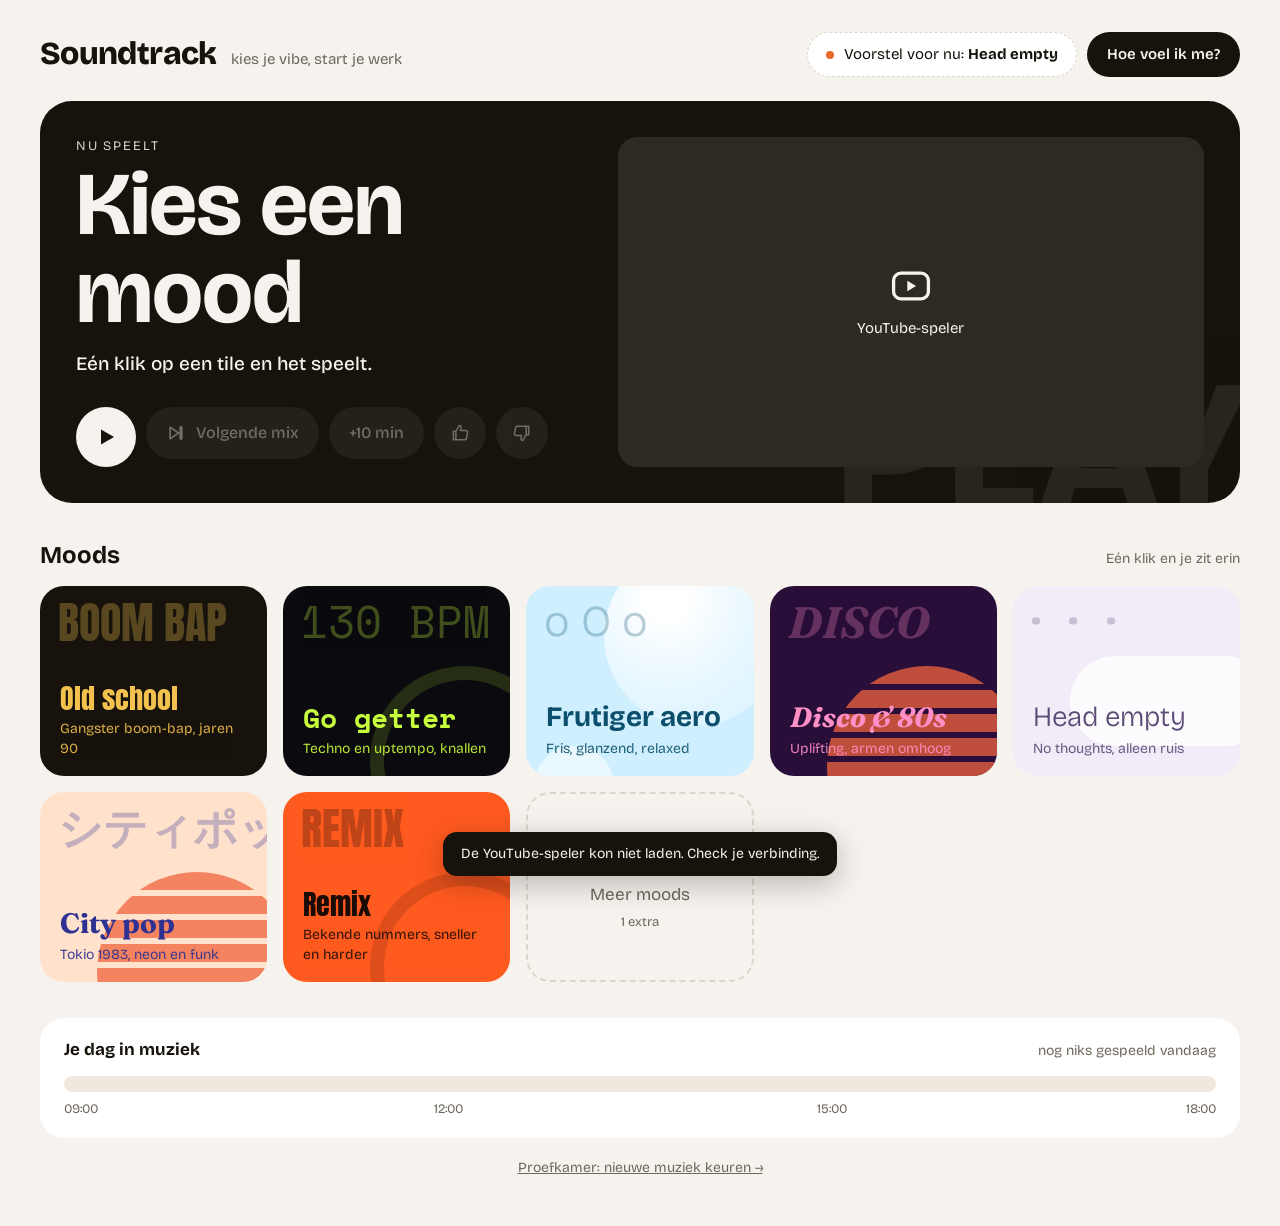
<file: index.html>
<!doctype html>
<html lang="nl">
<head>
  <meta charset="utf-8">
  <meta name="viewport" content="width=device-width, initial-scale=1, viewport-fit=cover">
  <title>Soundtrack</title>
  <meta name="description" content="Kies je vibe, start je werk.">
  <meta name="theme-color" content="#F6F3EE">
  <link rel="manifest" href="manifest.json">
  <link rel="icon" href="icons/icon.svg" type="image/svg+xml">
  <link rel="apple-touch-icon" href="icons/icon-192.png">
  <link rel="preconnect" href="https://fonts.googleapis.com">
  <link rel="preconnect" href="https://fonts.gstatic.com" crossorigin>
  <link href="https://fonts.googleapis.com/css2?family=Anton&family=Bricolage+Grotesque:opsz,wght@12..96,300..800&family=Fraunces:ital,opsz,wght@1,9..144,600..800&family=Space+Mono:wght@400;700&display=swap" rel="stylesheet">
  <link rel="stylesheet" href="style.css">
</head>
<body>
  <div class="page">
    <header class="top">
      <h1 class="brand">Soundtrack <span>kies je vibe, start je werk</span></h1>
      <div class="top-actions">
        <button class="chip" id="suggestChip" type="button">
          <span class="dot" aria-hidden="true"></span>
          <span>Voorstel<span class="hide-sm"> voor nu</span>: <strong id="suggestName">…</strong></span>
        </button>
        <div class="feel-wrap">
          <button class="btn-dark" id="feelBtn" type="button" aria-expanded="false" aria-controls="feelPop">Hoe voel ik me?</button>
          <div class="feel-pop" id="feelPop" hidden>
            <p class="feel-q">Hoe voel je je nu?</p>
            <div class="feel-options" id="feelOptions"></div>
            <p class="feel-result" id="feelResult" hidden></p>
          </div>
        </div>
      </div>
    </header>

    <section class="now is-idle" id="now" aria-live="polite">
      <div class="now-word" id="nowWord" aria-hidden="true">PLAY</div>
      <div class="now-info">
        <p class="now-label">Nu speelt</p>
        <h2 class="now-name" id="nowName">Kies een mood</h2>
        <p class="now-sub" id="nowSub">Eén klik op een tile en het speelt.</p>
        <p class="now-meta" id="nowMeta"></p>
        <p class="now-notice" id="nowNotice" hidden></p>
        <div class="controls">
          <button class="ctl ctl-play" id="btnPlay" type="button" aria-label="Afspelen" title="Afspelen / pauze (spatie)" disabled>
            <svg class="i-play" viewBox="0 0 24 24" aria-hidden="true"><path d="M7 4.5v15l13-7.5z"/></svg>
            <svg class="i-pause" viewBox="0 0 24 24" aria-hidden="true"><path d="M7 4h3.5v16H7zM13.5 4H17v16h-3.5z"/></svg>
          </button>
          <button class="ctl ctl-text" id="btnNext" type="button" title="Volgende mix (N)" disabled>
            <svg viewBox="0 0 24 24" aria-hidden="true"><path d="M5 5v14l10-7zM17 5h2v14h-2z" fill="none" stroke="currentColor" stroke-width="2" stroke-linejoin="round"/></svg>
            Volgende mix
          </button>
          <button class="ctl ctl-text" id="btnSkip" type="button" title="10 minuten vooruit" disabled>+10 min</button>
          <button class="ctl ctl-round" id="btnUp" type="button" aria-label="Duim omhoog" aria-pressed="false" title="Vind ik goed" disabled>
            <svg viewBox="0 0 24 24" aria-hidden="true"><path d="M7 10v10H4V10zM7 10l4-7c1.7 0 2.6 1.2 2.2 2.8L12.5 9H19a2 2 0 0 1 2 2.3l-1.2 7A2 2 0 0 1 17.8 20H7" fill="none" stroke="currentColor" stroke-width="1.8" stroke-linejoin="round"/></svg>
          </button>
          <button class="ctl ctl-round" id="btnDown" type="button" aria-label="Duim omlaag" aria-pressed="false" title="Minder vaak" disabled>
            <svg viewBox="0 0 24 24" aria-hidden="true"><path d="M17 14V4h3v10zM17 14l-4 7c-1.7 0-2.6-1.2-2.2-2.8l.7-3.2H5a2 2 0 0 1-2-2.3l1.2-7A2 2 0 0 1 6.2 4H17" fill="none" stroke="currentColor" stroke-width="1.8" stroke-linejoin="round"/></svg>
          </button>
        </div>
      </div>
      <div class="now-player">
        <div class="player-frame">
          <div id="player"></div>
          <div class="player-empty" id="playerEmpty">
            <svg viewBox="0 0 24 24" aria-hidden="true"><rect x="2.5" y="5" width="19" height="14" rx="4" fill="none" stroke="currentColor" stroke-width="1.8"/><path d="M10 9.2v5.6l4.8-2.8z" fill="currentColor"/></svg>
            <span>YouTube-speler</span>
          </div>
        </div>
      </div>
    </section>

    <section class="moods">
      <div class="section-head">
        <h2>Moods</h2>
        <span class="muted">Eén klik en je zit erin</span>
      </div>
      <div class="grid" id="grid"></div>
    </section>

    <section class="day card">
      <div class="section-head">
        <h3>Je dag in muziek</h3>
        <span class="muted" id="dayTotal"></span>
      </div>
      <div class="timeline" id="timeline"></div>
      <div class="ticks" id="ticks"></div>
    </section>

    <p class="foot"><a href="proef.html">Proefkamer: nieuwe muziek keuren →</a></p>
  </div>

  <div class="toast" id="toast" role="status" hidden></div>

  <script src="moods.js"></script>
  <script src="app.js"></script>
</body>
</html>
</file>
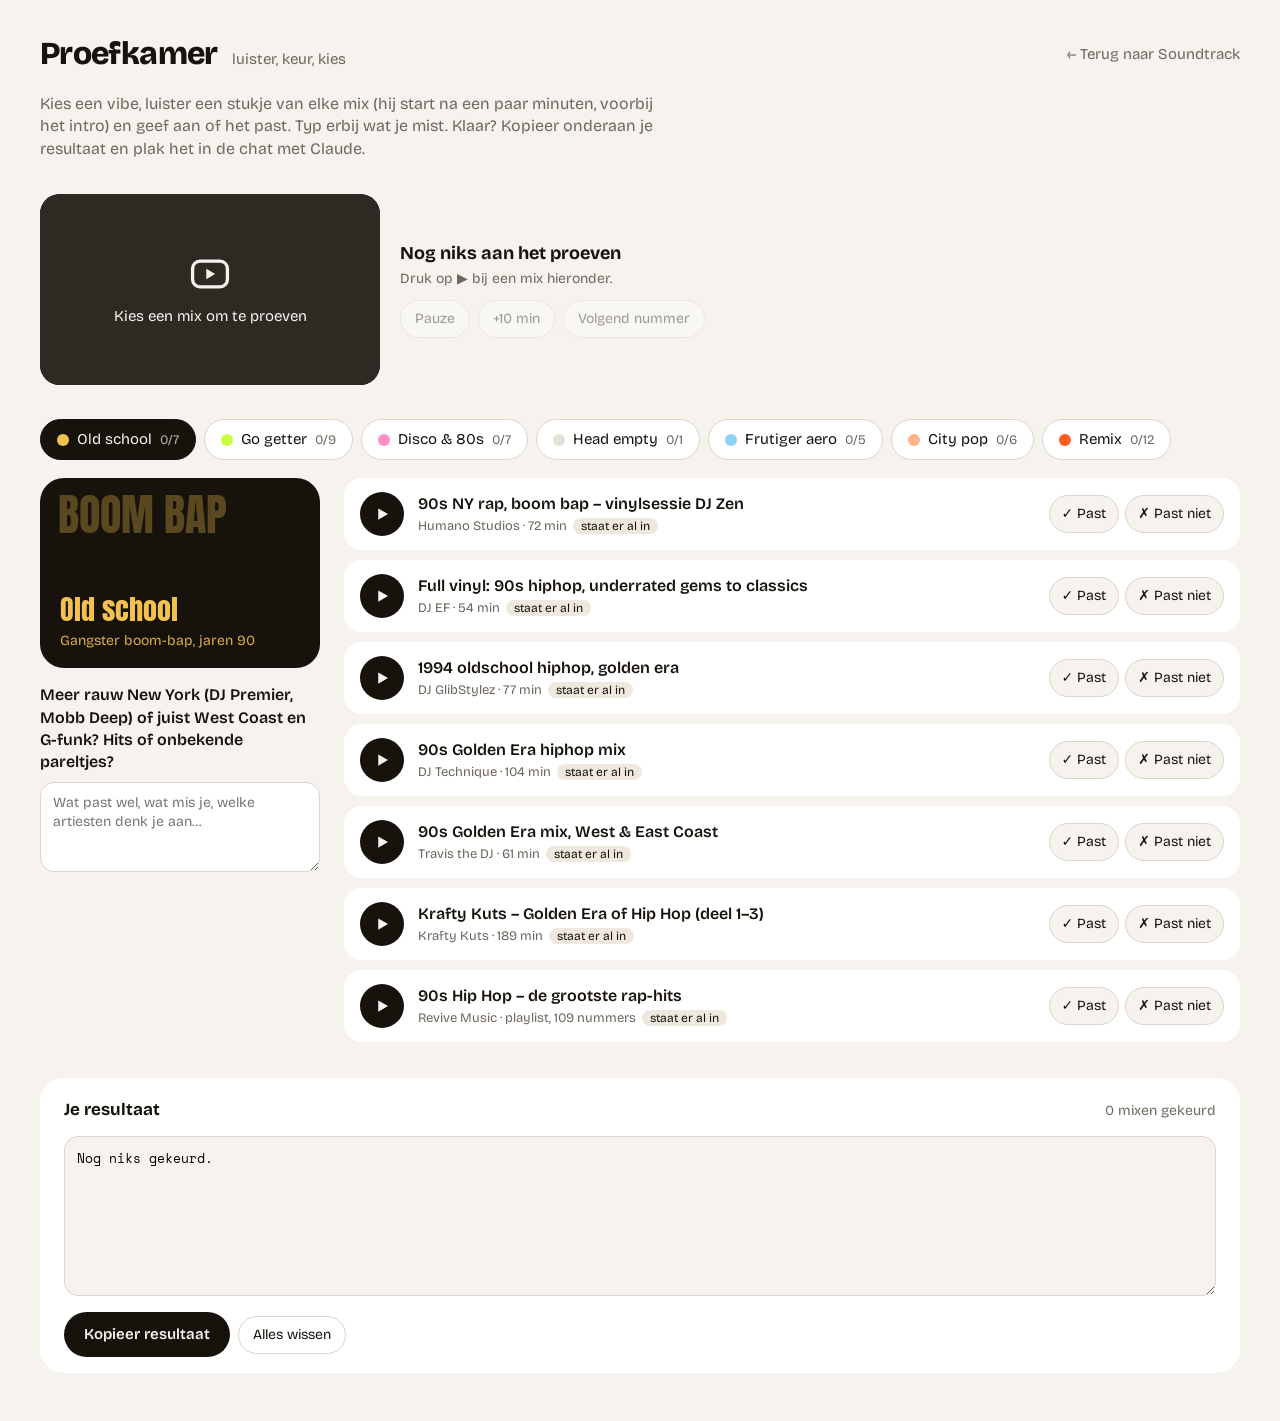
<file: proef.html>
<!doctype html>
<html lang="nl">
<head>
  <meta charset="utf-8">
  <meta name="viewport" content="width=device-width, initial-scale=1, viewport-fit=cover">
  <title>Proefkamer · Soundtrack</title>
  <meta name="theme-color" content="#F6F3EE">
  <link rel="icon" href="icons/icon.svg" type="image/svg+xml">
  <link rel="preconnect" href="https://fonts.googleapis.com">
  <link rel="preconnect" href="https://fonts.gstatic.com" crossorigin>
  <link href="https://fonts.googleapis.com/css2?family=Anton&family=Bricolage+Grotesque:opsz,wght@12..96,300..800&family=Fraunces:ital,opsz,wght@0,9..144,600..800;1,9..144,600..800&family=Space+Mono:wght@400;700&display=swap" rel="stylesheet">
  <link rel="stylesheet" href="style.css">
  <style>
    .back { color: var(--muted); font-size: 15px; text-decoration: none; }
    .back:hover { color: var(--ink); }
    .intro { margin: -8px 0 20px; color: var(--muted); max-width: 640px; }

    .stage {
      position: sticky; top: 0; z-index: 10;
      display: grid; grid-template-columns: minmax(0, 340px) minmax(0, 1fr); gap: 20px; align-items: center;
      padding: 14px; margin: 0 -14px 20px;
      background: var(--page);
    }
    .stage .player-frame { background: #17130C; color: #F6F3EE; }
    .stage-info p { margin: 0; }
    .stage-title { font-weight: 700; font-size: 18px; }
    .stage-sub { color: var(--muted); font-size: 14px; margin-top: 2px !important; }
    .stage-ctl { display: flex; gap: 8px; flex-wrap: wrap; margin-top: 12px; }
    .pill {
      padding: 8px 14px; border: 1px solid var(--line); border-radius: 999px;
      background: var(--card); font-size: 14px;
    }
    .pill:hover:not(:disabled) { border-color: var(--ink); }
    .pill:disabled { opacity: .4; }

    .tabs { display: flex; gap: 8px; flex-wrap: wrap; margin-bottom: 18px; }
    .tab {
      display: inline-flex; align-items: center; gap: 8px;
      padding: 9px 16px; border: 1.5px solid var(--line); border-radius: 999px;
      background: var(--card); font-size: 15px;
    }
    .tab .sw { width: 12px; height: 12px; border-radius: 50%; }
    .tab .count { color: var(--muted); font-size: 13px; }
    .tab[aria-selected="true"] { border-color: var(--ink); background: var(--ink); color: var(--page); }
    .tab[aria-selected="true"] .count { color: #BDB5A8; }

    .vibe { display: grid; grid-template-columns: 280px minmax(0, 1fr); gap: 24px; align-items: start; }
    .vibe-side .tile { width: 100%; cursor: default; }
    .vibe-side .tile:hover { transform: none; box-shadow: none; }
    .badge-new {
      display: inline-block; margin: 14px 0 6px; padding: 3px 10px; border-radius: 999px;
      background: #E8692A; color: #fff; font-size: 12px; font-weight: 700; letter-spacing: .04em;
    }
    .want { display: flex; gap: 8px; margin-top: 4px; }
    .q { margin: 16px 0 8px; font-weight: 600; }
    .note {
      width: 100%; min-height: 90px; padding: 10px 12px; border: 1px solid var(--line);
      border-radius: 14px; background: var(--card); font: inherit; font-size: 14px; resize: vertical;
    }

    .cands { display: flex; flex-direction: column; gap: 10px; }
    .cand {
      display: grid; grid-template-columns: auto minmax(0, 1fr) auto; gap: 14px; align-items: center;
      padding: 12px 14px; border-radius: 18px; background: var(--card);
      border: 2px solid transparent;
    }
    .cand.is-playing { border-color: var(--ink); }
    .cand.is-yes { background: #EEF8DA; }
    .cand.is-no { opacity: .55; }
    .cand-play {
      width: 44px; height: 44px; border-radius: 50%; border: 0;
      background: var(--ink); color: var(--page); display: grid; place-items: center;
    }
    .cand-play svg { width: 18px; height: 18px; fill: currentColor; }
    .cand-title { font-weight: 600; overflow-wrap: anywhere; }
    .cand-meta { font-size: 13px; color: var(--muted); margin-top: 2px; }
    .tag-in { margin-left: 6px; padding: 1px 8px; border-radius: 999px; background: #EEE8DF; color: var(--ink); font-size: 12px; }
    .verdict { display: flex; gap: 6px; }
    .verdict button {
      padding: 8px 12px; border: 1px solid var(--line); border-radius: 999px; background: var(--page); font-size: 14px;
      white-space: nowrap;
    }
    .verdict button[aria-pressed="true"].yes { background: #2F7D32; border-color: #2F7D32; color: #fff; }
    .verdict button[aria-pressed="true"].no { background: #9B2C2C; border-color: #9B2C2C; color: #fff; }
    .want button[aria-pressed="true"] { background: var(--ink); border-color: var(--ink); color: var(--page); }

    .result { margin-top: 36px; }
    .result textarea {
      width: 100%; min-height: 160px; padding: 12px; border: 1px solid var(--line); border-radius: 14px;
      font: 13px/1.5 'Space Mono', ui-monospace, monospace; background: var(--page);
    }
    .result-actions { display: flex; gap: 8px; align-items: center; margin-top: 10px; flex-wrap: wrap; }

    @media (max-width: 860px) {
      .stage { position: static; grid-template-columns: 1fr; gap: 10px; }
      .vibe { grid-template-columns: 1fr; }
      .vibe-side .tile { min-height: 140px; }
      .cand { grid-template-columns: auto minmax(0, 1fr); }
      .verdict { grid-column: 1 / -1; }
      .verdict button { flex: 1; }
    }
  </style>
</head>
<body>
  <div class="page">
    <header class="top">
      <h1 class="brand">Proefkamer <span>luister, keur, kies</span></h1>
      <a class="back" href="./">← Terug naar Soundtrack</a>
    </header>
    <p class="intro">Kies een vibe, luister een stukje van elke mix (hij start na een paar minuten, voorbij het intro) en geef aan of het past. Typ erbij wat je mist. Klaar? Kopieer onderaan je resultaat en plak het in de chat met Claude.</p>

    <div class="stage">
      <div class="player-frame">
        <div id="player"></div>
        <div class="player-empty" id="playerEmpty">
          <svg viewBox="0 0 24 24" aria-hidden="true"><rect x="2.5" y="5" width="19" height="14" rx="4" fill="none" stroke="currentColor" stroke-width="1.8"/><path d="M10 9.2v5.6l4.8-2.8z" fill="currentColor"/></svg>
          <span>Kies een mix om te proeven</span>
        </div>
      </div>
      <div class="stage-info">
        <p class="stage-title" id="stageTitle">Nog niks aan het proeven</p>
        <p class="stage-sub" id="stageSub">Druk op ▶ bij een mix hieronder.</p>
        <div class="stage-ctl">
          <button class="pill" id="btnToggle" type="button" disabled>Pauze</button>
          <button class="pill" id="btnSkip" type="button" disabled>+10 min</button>
          <button class="pill" id="btnNextTrack" type="button" disabled>Volgend nummer</button>
        </div>
      </div>
    </div>

    <div class="tabs" id="tabs" role="tablist"></div>
    <section class="vibe" id="vibe"></section>

    <section class="result card">
      <div class="section-head">
        <h3>Je resultaat</h3>
        <span class="muted" id="resultCount"></span>
      </div>
      <textarea id="resultText" readonly></textarea>
      <div class="result-actions">
        <button class="btn-dark" id="btnCopy" type="button">Kopieer resultaat</button>
        <button class="pill" id="btnReset" type="button">Alles wissen</button>
        <span class="muted" id="copyMsg"></span>
      </div>
    </section>
  </div>

  <script src="moods.js"></script>
  <script src="kandidaten.js"></script>
  <script src="proef.js"></script>
</body>
</html>
</file>
<file: style.css>
:root {
  --page: #F6F3EE;
  --ink: #17130C;
  --muted: #6E675D;
  --line: #DCD5CA;
  --card: #FFFFFF;
  --chip-dot: #E8692A;
  --ui: 'Bricolage Grotesque', system-ui, -apple-system, 'Segoe UI', sans-serif;

  /* Actieve mood, wordt door app.js gezet */
  --m-bg: #17130C;
  --m-fg: #F6F3EE;
  --m-font: var(--ui);
  --m-weight: 700;
  --m-style: normal;
}

* { box-sizing: border-box; }

html { -webkit-text-size-adjust: 100%; }

body {
  margin: 0;
  background: var(--page);
  color: var(--ink);
  font-family: var(--ui);
  font-size: 16px;
  line-height: 1.4;
}

button { font: inherit; color: inherit; cursor: pointer; }
button:disabled { cursor: default; }
:focus-visible { outline: 3px solid #E8692A; outline-offset: 3px; }

.page {
  max-width: 1280px;
  margin: 0 auto;
  padding: 32px 40px 48px;
}

.muted { color: var(--muted); font-size: 14px; }

/* ---------- header ---------- */
.top {
  display: flex;
  align-items: center;
  justify-content: space-between;
  gap: 16px;
  flex-wrap: wrap;
  margin-bottom: 24px;
}
.brand {
  margin: 0;
  font-size: 32px;
  font-weight: 800;
  letter-spacing: -0.02em;
}
.brand span {
  font-size: 15px;
  font-weight: 400;
  color: var(--muted);
  letter-spacing: 0;
  margin-left: 8px;
}
.top-actions { display: flex; gap: 10px; align-items: center; flex-wrap: wrap; }

.chip {
  display: inline-flex;
  align-items: center;
  gap: 10px;
  padding: 11px 18px;
  border: 1.5px dashed var(--line);
  border-radius: 999px;
  background: var(--card);
  font-size: 15px;
  transition: border-color .15s, transform .15s;
}
.chip:hover { border-color: var(--ink); }
.chip .dot { width: 8px; height: 8px; border-radius: 50%; background: var(--chip-dot); flex: none; }
.chip strong { font-weight: 700; }

.btn-dark {
  padding: 12px 20px;
  border: 0;
  border-radius: 999px;
  background: var(--ink);
  color: var(--page);
  font-weight: 600;
  font-size: 15px;
}
.btn-dark:hover { background: #2E271C; }

.feel-wrap { position: relative; }
.feel-pop {
  position: absolute;
  right: 0;
  top: calc(100% + 8px);
  z-index: 20;
  width: 300px;
  padding: 16px;
  background: var(--card);
  border-radius: 18px;
  box-shadow: 0 12px 40px rgba(23, 19, 12, .18);
}
.feel-q { margin: 0 0 10px; font-weight: 700; }
.feel-options { display: flex; flex-wrap: wrap; gap: 6px; }
.feel-options button {
  padding: 8px 12px;
  border: 1px solid var(--line);
  border-radius: 999px;
  background: var(--page);
  font-size: 14px;
}
.feel-options button:hover { border-color: var(--ink); }
.feel-result { margin: 12px 0 0; font-size: 14px; color: var(--muted); }
.feel-result button {
  margin-left: 4px;
  padding: 4px 10px;
  border: 0;
  border-radius: 999px;
  background: var(--ink);
  color: var(--page);
  font-size: 13px;
}

/* ---------- now playing ---------- */
.now {
  position: relative;
  overflow: hidden;
  display: grid;
  grid-template-columns: minmax(0, 1fr) minmax(0, 1.15fr);
  gap: 32px;
  padding: 36px 36px;
  border-radius: 32px;
  background: var(--m-bg);
  color: var(--m-fg);
  transition: background-color .5s ease, color .5s ease;
}
.now-word {
  position: absolute;
  right: -10px;
  bottom: -0.22em;
  font-family: var(--m-font);
  font-weight: var(--m-weight);
  font-style: var(--m-style);
  font-size: clamp(90px, 15vw, 210px);
  line-height: 1;
  white-space: nowrap;
  color: var(--m-fg);
  opacity: .08;
  pointer-events: none;
  user-select: none;
}
.now-info {
  position: relative;
  display: flex;
  flex-direction: column;
  min-width: 0;
}
.now-label {
  margin: 0 0 6px;
  font-size: 13px;
  letter-spacing: .14em;
  text-transform: uppercase;
  opacity: .85;
}
.now-name {
  margin: 0;
  font-family: var(--m-font);
  font-weight: var(--m-weight);
  font-style: var(--m-style);
  font-size: clamp(44px, 7vw, 92px);
  line-height: .98;
  letter-spacing: -0.01em;
  overflow-wrap: anywhere;
}
.now-sub { margin: 14px 0 0; font-size: 19px; font-weight: 500; }
.now-meta {
  margin: 18px 0 0;
  font-size: 15px;
  opacity: .85;
  overflow: hidden;
  text-overflow: ellipsis;
  display: -webkit-box;
  -webkit-line-clamp: 2;
  -webkit-box-orient: vertical;
}
.now-meta:empty { display: none; }
.now-notice {
  margin: 14px 0 0;
  padding: 10px 14px;
  border-radius: 14px;
  background: color-mix(in srgb, var(--m-fg) 14%, transparent);
  font-size: 14px;
}
.now-notice a { color: inherit; font-weight: 700; }

.controls {
  display: flex;
  flex-wrap: wrap;
  gap: 10px;
  margin-top: auto;
  padding-top: 28px;
}
.ctl {
  display: inline-flex;
  align-items: center;
  justify-content: center;
  gap: 10px;
  height: 52px;
  border: 0;
  border-radius: 999px;
  background: color-mix(in srgb, var(--m-fg) 16%, transparent);
  color: var(--m-fg);
  font-size: 16px;
  font-weight: 500;
  transition: background-color .15s, transform .1s, opacity .2s;
}
.ctl:not(:disabled):hover { background: color-mix(in srgb, var(--m-fg) 26%, transparent); }
.ctl:not(:disabled):active { transform: scale(.96); }
.ctl:disabled { opacity: .4; }
.ctl svg { width: 20px; height: 20px; }
.ctl-text { padding: 0 20px; }
.ctl-round { width: 52px; }
.ctl-play {
  width: 60px;
  height: 60px;
  background: var(--m-fg);
  color: var(--m-bg);
}
.ctl-play:not(:disabled):hover { background: var(--m-fg); filter: brightness(1.08); }
.ctl-play svg { width: 24px; height: 24px; fill: currentColor; }
.ctl-play .i-pause { display: none; }
.now.is-playing .ctl-play .i-pause { display: block; }
.now.is-playing .ctl-play .i-play { display: none; }
.ctl[aria-pressed="true"] { background: var(--m-fg); color: var(--m-bg); }

.now-player { position: relative; align-self: center; min-width: 0; }
.player-frame {
  position: relative;
  aspect-ratio: 16 / 9;
  border-radius: 20px;
  overflow: hidden;
  background: color-mix(in srgb, var(--m-fg) 10%, var(--m-bg));
}
.player-frame iframe,
.player-frame #player { position: absolute; inset: 0; width: 100%; height: 100%; border: 0; }
.player-empty {
  position: absolute;
  inset: 0;
  display: flex;
  flex-direction: column;
  align-items: center;
  justify-content: center;
  gap: 10px;
  font-size: 15px;
  background: color-mix(in srgb, var(--m-fg) 10%, var(--m-bg));
}
.player-empty svg { width: 44px; height: 44px; }
.player-empty[hidden] { display: none; }

/* ---------- moods grid ---------- */
.moods { margin-top: 36px; }
.section-head {
  display: flex;
  align-items: baseline;
  justify-content: space-between;
  gap: 12px;
  margin-bottom: 14px;
}
.section-head h2 { margin: 0; font-size: 24px; font-weight: 700; }
.section-head h3 { margin: 0; font-size: 17px; font-weight: 700; }

.grid {
  display: grid;
  grid-template-columns: repeat(5, minmax(0, 1fr));
  gap: 16px;
}

.tile {
  --t-bg: #222; --t-fg: #fff;
  position: relative;
  overflow: hidden;
  display: flex;
  flex-direction: column;
  justify-content: flex-end;
  min-height: 190px;
  padding: 18px 20px;
  border: 0;
  border-radius: 24px;
  background: var(--t-bg);
  color: var(--t-fg);
  text-align: left;
  isolation: isolate;
  transition: transform .18s ease, box-shadow .18s ease;
}
.tile:hover { transform: translateY(-3px); box-shadow: 0 10px 28px rgba(23, 19, 12, .16); }
.tile:active { transform: translateY(0) scale(.98); }
.tile.is-active { box-shadow: 0 0 0 4px var(--page), 0 0 0 7px var(--ink); }
.tile.is-active::after {
  content: "";
  position: absolute;
  top: 16px;
  right: 16px;
  width: 10px;
  height: 10px;
  border-radius: 50%;
  background: var(--t-fg);
  animation: pulse 1.6s ease-in-out infinite;
}
@keyframes pulse { 50% { opacity: .25; transform: scale(.7); } }

.tile-word {
  position: absolute;
  top: 14px;
  left: 18px;
  right: 10px;
  z-index: -1;
  font-family: var(--t-font);
  font-weight: var(--t-weight);
  font-style: var(--t-style);
  font-size: 44px;
  line-height: 1;
  white-space: nowrap;
  opacity: .28;
}
.tile-name {
  font-family: var(--t-font);
  font-weight: var(--t-weight);
  font-style: var(--t-style);
  font-size: 28px;
  line-height: 1.05;
}
.tile-sub { margin-top: 6px; font-size: 14px; opacity: .9; }
.tile-deco { position: absolute; z-index: -1; pointer-events: none; }

/* deco: boombap — dikke onderlijn */
.deco-boombap .tile-word { opacity: .3; }
/* deco: bpm — ring */
.deco-bpm .tile-deco {
  width: 190px; height: 190px; right: -50px; bottom: -80px;
  border-radius: 50%;
  border: 14px solid var(--t-fg);
  opacity: .14;
}
.deco-bpm .tile-word { font-weight: 400; }
/* deco: bubbles — glanzende bubbels */
.deco-bubbles .tile-deco {
  width: 180px; height: 180px; right: -30px; top: -40px;
  border-radius: 50%;
  background: radial-gradient(circle at 35% 30%, #fff 0 12%, rgba(255,255,255,.75) 30%, rgba(255,255,255,.35) 70%);
  box-shadow: -120px 150px 0 -50px rgba(255,255,255,.55);
}
.deco-bubbles .tile-word { font-weight: 300; }
/* deco: sun — oranje zon */
.deco-sun .tile-deco {
  width: 200px; height: 200px; right: -30px; bottom: -90px;
  border-radius: 50%;
  background: repeating-linear-gradient(180deg, #F0643C 0 18px, transparent 18px 24px);
  opacity: .75;
}
/* deco: cloud — zachte wolk */
.deco-cloud .tile-deco {
  width: 200px; height: 90px; right: -30px; top: 70px;
  border-radius: 999px;
  background: #fff;
  opacity: .8;
}
.deco-cloud .tile-word { font-weight: 700; letter-spacing: .2em; }

.tile-more {
  align-items: center;
  justify-content: center;
  gap: 6px;
  background: transparent;
  color: var(--muted);
  border: 2px dashed var(--line);
  font-size: 17px;
}
.tile-more:hover { border-color: var(--muted); box-shadow: none; }
.tile-more .plus { font-size: 34px; font-weight: 300; line-height: 1; }
.tile-more small { font-size: 13px; max-width: 200px; text-align: center; }

/* ---------- je dag in muziek ---------- */
.card {
  margin-top: 36px;
  padding: 20px 24px 16px;
  border-radius: 24px;
  background: var(--card);
}
.timeline {
  position: relative;
  height: 16px;
  border-radius: 999px;
  background: #EEE8DF;
  overflow: hidden;
}
.seg {
  position: absolute;
  top: 0;
  bottom: 0;
  min-width: 3px;
  border-left: 2px solid var(--card);
}
.feel-mark {
  position: absolute;
  top: 50%;
  width: 10px;
  height: 10px;
  margin: -5px 0 0 -5px;
  border-radius: 50%;
  background: var(--ink);
  border: 2px solid var(--card);
}
.now-mark {
  position: absolute;
  top: 0;
  bottom: 0;
  width: 2px;
  background: var(--chip-dot);
}
.ticks {
  position: relative;
  height: 22px;
  margin-top: 8px;
  font-size: 13px;
  color: var(--muted);
}
.ticks span { position: absolute; transform: translateX(-50%); }
.ticks span:first-child { transform: none; }
.ticks span:last-child { transform: translateX(-100%); }
.day-empty { font-size: 14px; color: var(--muted); margin: 6px 0 0; }

.foot { margin: 20px 0 0; text-align: center; font-size: 14px; }
.foot a { color: var(--muted); }
.foot a:hover { color: var(--ink); }

/* ---------- toast ---------- */
.toast {
  position: fixed;
  left: 50%;
  bottom: 24px;
  transform: translateX(-50%);
  z-index: 50;
  max-width: calc(100% - 32px);
  padding: 12px 18px;
  border-radius: 14px;
  background: var(--ink);
  color: var(--page);
  font-size: 14px;
  box-shadow: 0 8px 30px rgba(0,0,0,.25);
}
.toast a { color: inherit; font-weight: 700; }

/* ---------- responsive ---------- */
@media (max-width: 1100px) {
  .grid { grid-template-columns: repeat(3, minmax(0, 1fr)); }
}
@media (max-width: 860px) {
  .page { padding: 20px 16px 32px; }
  .now { grid-template-columns: 1fr; padding: 24px 20px; gap: 20px; border-radius: 24px; }
  .now-player { order: -1; }
  .controls { padding-top: 20px; }
  .grid { grid-template-columns: repeat(2, minmax(0, 1fr)); gap: 12px; }
  .tile { min-height: 150px; padding: 14px 16px; border-radius: 20px; }
  .tile-name { font-size: 23px; }
  .tile-word { font-size: 34px; }
  .feel-pop { width: min(300px, calc(100vw - 32px)); }
}
@media (max-width: 520px) {
  .brand { font-size: 26px; }
  .brand span { display: block; margin: 2px 0 0; font-size: 14px; }
  .top-actions { width: 100%; }
  .chip { flex: 1; justify-content: center; padding: 10px 12px; font-size: 14px; }
  .hide-sm { display: none; }
  .btn-dark { padding: 11px 16px; font-size: 14px; }
  .ctl { height: 48px; }
  .ctl-round { width: 48px; }
  .ctl-play { width: 56px; height: 56px; }
  .ctl-text { padding: 0 16px; font-size: 15px; }
  .tile-sub { font-size: 13px; }
}

@media (prefers-reduced-motion: reduce) {
  *, *::before, *::after { transition: none !important; animation: none !important; }
}
</file>
